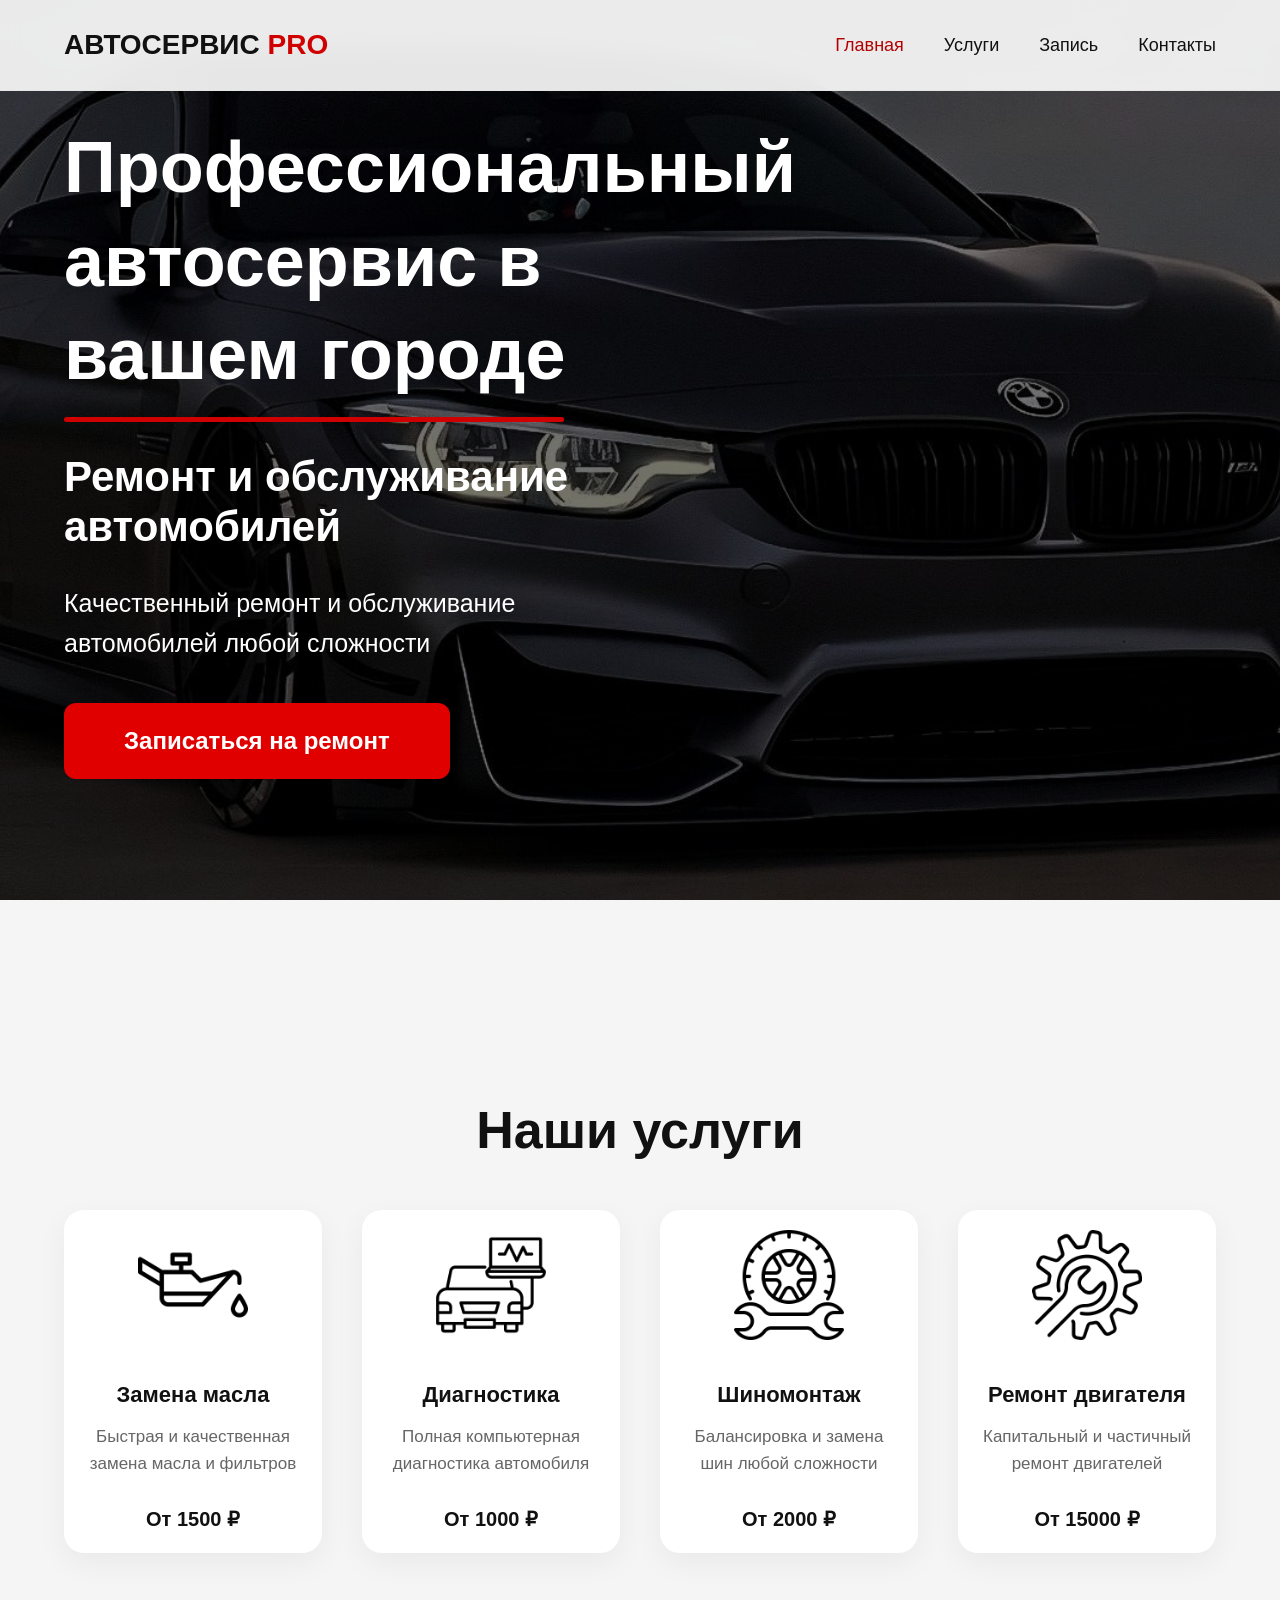
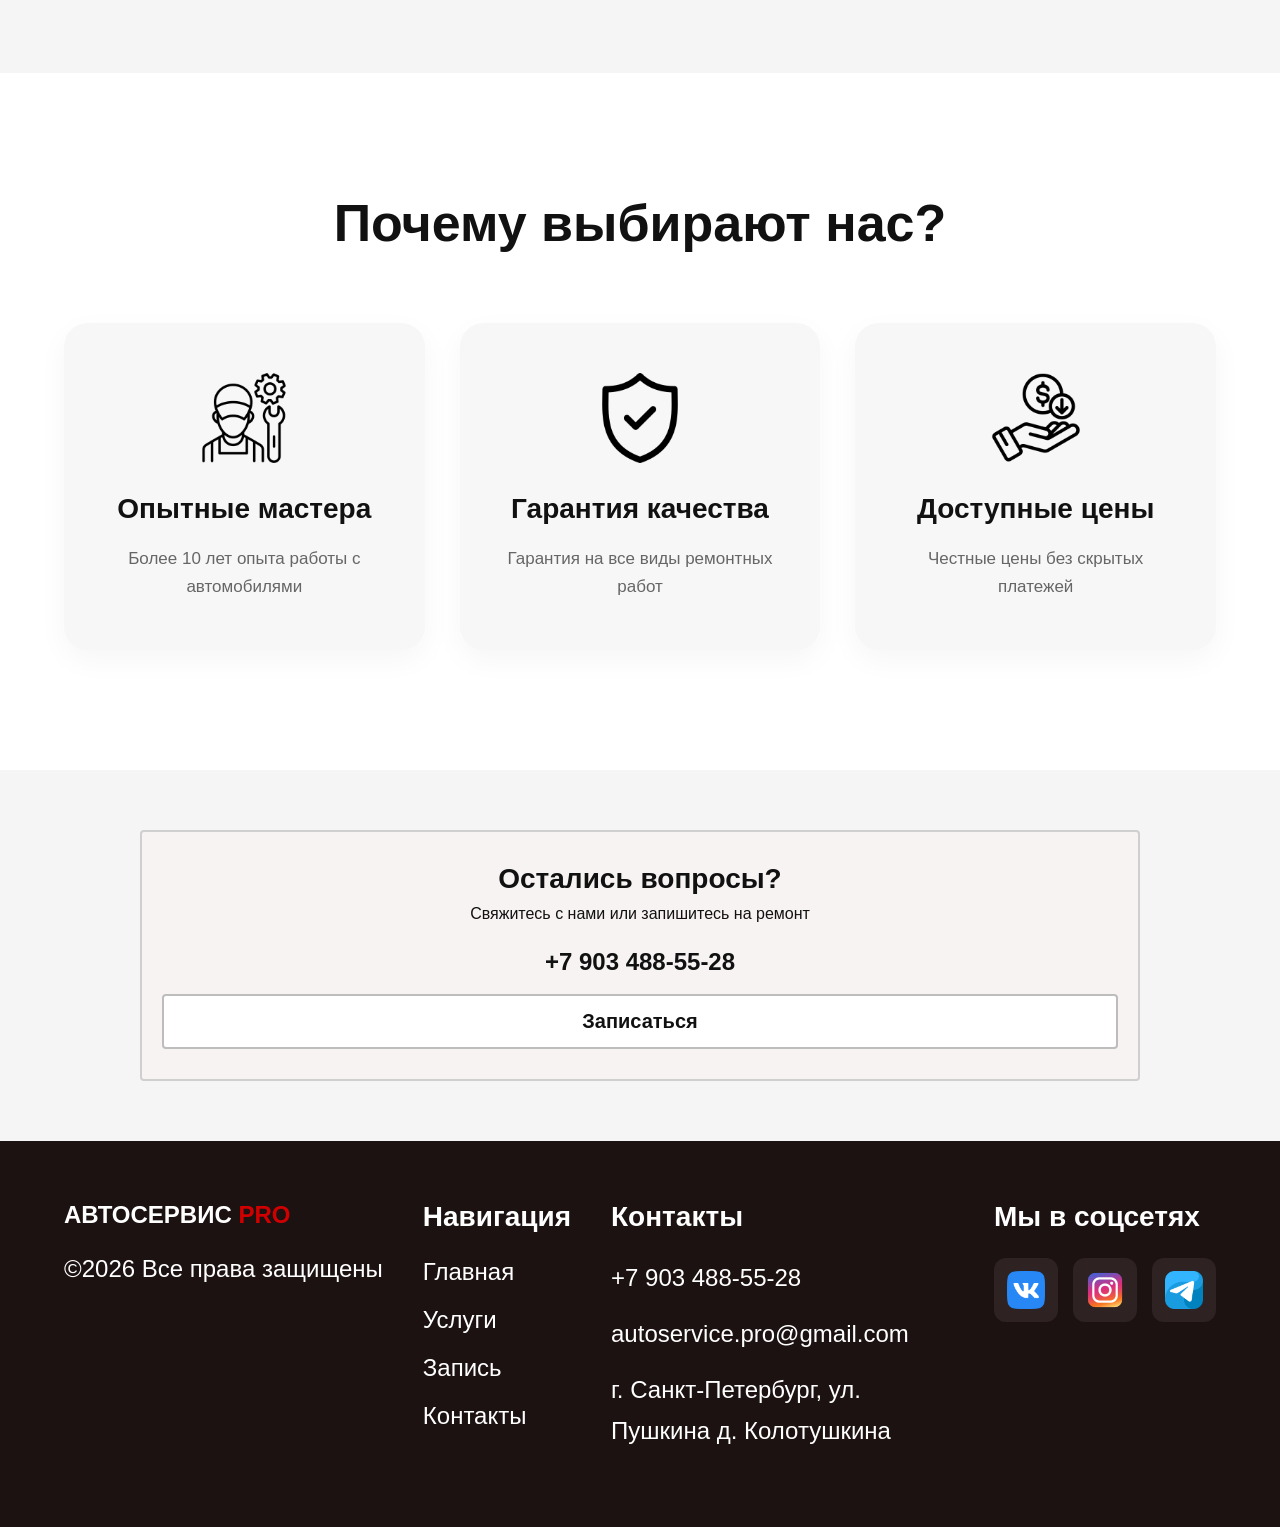
<file: index.html>
<!DOCTYPE html>
<html lang="ru">
<head>
    <meta charset="UTF-8">
    <meta
        name="viewport"
        content="width=device-width, initial-scale=1.0">
    <title>Автосервис PRO</title>
    <link rel="stylesheet" href="css/reset.css">
    <link rel="stylesheet" href="css/style.css">
</head>
<body>
    <header class="header">
        <div class="container header-container">
            <a href="#" class="logo">
			АВТОСЕРВИС <span>PRO</span></a>
			<div class="burger" id="burger">
				<span></span>
				<span></span>
				<span></span>
			</div>
            <nav class="nav">
                <ul class="nav-list">
                    <li>
                        <a href="index.html" class="active">
                            Главная
                        </a>
                    </li>
                    <li>
                        <a href="services.html">
                            Услуги
                        </a>
                    </li>
                    <li>
                        <a href="booking.html">
                            Запись
                        </a>
                    </li>
                    <li>
                        <a href="contacts.html">
                            Контакты
                        </a>
                    </li>
                </ul>
            </nav>
        </div>
    </header>
    <section class="hero">
        <div class="slider">
            <div class="slide active">
                <img
                    src="images/slider/bmw.jpg"
                    alt="car">
            </div>
            <div class="slide">
                <img
                    src="images/slider/mers.jpg"
                    alt="car">
            </div>
            <div class="slide">
                <img
                    src="images/slider/dodje.jpg"
                    alt="car">
            </div>
        </div>
        <div class="overlay">
            <div class="container hero-container">
                <div class="hero-left">
                    <p class="hero-subtitle">
						Профессиональный автосервис в вашем городе</p>
                    <h1>
                        Ремонт и обслуживание автомобилей
                    </h1>
                    <p class="hero-text">
					Качественный ремонт и обслуживание автомобилей любой сложности</p>
                    <a
					href="booking.html"
					class="hero-btn">
					Записаться на ремонт</a>
                </div>
            </div>
        </div>
    </section>
	<section class="services">
    <div class="container">
        <div class="services-top">
            <h2 class="services-subtitle">
                Наши услуги
            </h2>
        </div>
        <div class="services-grid">
            <div class="service-card">
                <img
                    src="images/services/oil.jpg"
                    alt="Замена масла">
                <div class="service-content">
                    <h3>
                        Замена масла
                    </h3>
                    <p>
                        Быстрая и качественная
                        замена масла и фильтров
                    </p>
                    <a
                        href="booking.html?service=Замена масла"
                        class="service-price">
                        От 1500 ₽
                    </a>
                </div>
            </div>
            <div class="service-card">
                <img
                    src="images/services/car-diagnostics.jpg"
                    alt="Диагностика">
                <div class="service-content">
                    <h3>
                        Диагностика
                    </h3>
                    <p>
                        Полная компьютерная
                        диагностика автомобиля
                    </p>
                    <a
                        href="booking.html?service=Диагностика"
                        class="service-price">
                        От 1000 ₽
                    </a>
                </div>
            </div>
            <div class="service-card">
                <img
                    src="images/services/wrench.jpg"
                    alt="Шиномонтаж">
                <div class="service-content">
                    <h3>
                        Шиномонтаж
                    </h3>
                    <p>
                        Балансировка и замена
                        шин любой сложности
                    </p>
                    <a
                        href="booking.html?service=Шиномонтаж"
                        class="service-price"
                    >
                        От 2000 ₽
                    </a>
                </div>
            </div>
			<div class="service-card">
			<img
        src="images/services/repair.jpg"
        alt="Ремонт двигателя">
    <div class="service-content">
        <h3>
            Ремонт двигателя
        </h3>
        <p>
            Капитальный и частичный
            ремонт двигателей
        </p>
        <a
            href="booking.html?service=Ремонт двигателя"
            class="service-price">
            От 15000 ₽
        </a>
    </div>
</div>
        </div>
	</div>
		</section>
			<section class="advantages">
			<div class="container">
        <h2 class="advantages-title">
            Почему выбирают нас?
        </h2>
        <div class="advantages-grid">
            <div class="advantage-card">
                <img
                    src="images/advantages/master.png"
                    alt="Опыт">
                <h3>
                    Опытные мастера
                </h3>
                <p>
                    Более 10 лет опыта
                    работы с автомобилями
                </p>
            </div>
            <div class="advantage-card">
                <img
                    src="images/advantages/guarantee.png"
                    alt="Гарантия">
                <h3>
                    Гарантия качества
                </h3>
                <p>
                    Гарантия на все
                    виды ремонтных работ
                </p>
            </div>
            <div class="advantage-card">
                <img
                    src="images/advantages/price.png"
                    alt="Цена">
                <h3>
                    Доступные цены
                </h3>
                <p>
                    Честные цены
                    без скрытых платежей
                </p>
            </div>
        </div>
    </div>
</section>
		<section class="cta">
			<div class="container cta-container">
				<div class="cta-left">
            <h2>
                Остались вопросы?
            </h2>
            <p>
                Свяжитесь с нами
                или запишитесь на ремонт
            </p>
				</div>
        <div class="cta-right">
		<p class="cta-phone"> +7 903 488-55-28</p>
            <a
                href="booking.html"
                class="cta-btn" >
                Записаться
            </a>
        </div>
    </div>
</section>
<footer class="footer">
    <div class="container footer-container">
        <div class="footer-column">
            <a href="#" class="footer-logo">
                АВТОСЕРВИС <span>PRO</span>
            </a>
            <p class="footer-copy">
                ©2026 Все права защищены
            </p>
        </div>
        <div class="footer-column">
            <h3>
                Навигация
            </h3>
            <a href="index.html">
                Главная
            </a>
            <a href="services.html">
                Услуги
            </a>
            <a href="booking.html">
                Запись
            </a>
            <a href="contacts.html">
                Контакты
            </a>
        </div>
        <div class="footer-column">
            <h3>
                Контакты
            </h3>
            <p>
                +7 903 488-55-28
            </p>
            <p>
                autoservice.pro@gmail.com
            </p>
            <p>
                г. Санкт-Петербург,
                ул. Пушкина д. Колотушкина
            </p>

        </div>
        <div class="footer-column">
            <h3>
                Мы в соцсетях
            </h3>
            <div class="socials">
			<a href="#">
			<img
            src="images/icons/vk.png"
            alt="VK"></a>
			<a href="#">
			<img
            src="images/icons/instagram.png"
            alt="Instagram"> </a>
			<a href="#">
			<img
            src="images/icons/telegram.png"
            alt="Telegram"></a>
			</div>
        </div>
    </div>
</footer>
    <script src="js/main.js"></script>
</body>
</html>
</file>
<file: css/style.css>
html,
body{
    font-family: Arial, sans-serif;
    background: #f5f5f5;
    color: #111;
	overflow-x: hidden;
}
.container{
    width: 90%;
    max-width: 1280px;
	max-width: 100%;
    margin: 0 auto;
}
.header{
    position: fixed;
    width: 100%;
    top: 0;
    left: 0;
    z-index: 1000;
    background: rgba(255,255,255,0.9);
    backdrop-filter: blur(10px);
    border-bottom: 1px solid #e5e5e5;
}
.header-container{
    height: 90px;
    display: flex;
    align-items: center;
    justify-content: space-between;
}
.logo{
    font-size: 28px;
    font-weight: 700;

    color: #111;
}
.logo span{
    color: #d10000;
}
.nav-list{
    display: flex;
    gap: 40px;
}
.nav-list a{
    color: #111;
    font-size: 18px;
    font-weight: 500;
    transition: 0.3s;
}
.nav-list a:hover{
    color: #b30000;
}
.active{
    color: #b30000 !important;
}
.burger{
    display: none;
    width: 30px;
    height: 20px;
    position: relative;
    cursor: pointer;
}
.burger span,
.burger::before,
.burger::after{
    content: '';
    position: absolute;
    width: 100%;
    height: 3px;
    left: 0;
}
.burger span{
    top: 8px;
}
.burger::before{
    top: 0;
}
.burger::after{
    bottom: 0;
}
.hero{
    position: relative;
	height: 100vh;
    min-height: 700px;
	margin-bottom: 80px;
}
.slider{
    width: 100%;
    height: 100%;
    position: relative;
}
.slide{
    position: absolute;
    width: 100%;
    height: 100%;
    opacity: 0;
    transition: opacity 1s ease;
}
.slide.active{
    opacity: 1;
}
.slide img{
    width: 100%;
    height: 100%;
    object-fit: cover;
}
.overlay{
    position: absolute;
    inset: 0;
    background: rgba(0,0,0,0.55);
    display: flex;
    align-items: center;
}
.hero-container{
    display: flex;
    align-items: center;
    justify-content: space-between;
    gap: 50px;
}
.hero-left{
    max-width: 700px;
    color: white;
}
.hero-subtitle{
    position: relative;
    font-size: 72px;
    font-weight: 700;
    color: white;
    margin-bottom: 50px;
    max-width: 700px;
    line-height: 1.3;
}
.hero-subtitle::after{
    content: '';
    position: absolute;
    left: 0;
    bottom: -20px;
    width: 500px;
    height: 5px;
    background: #d10000;
    border-radius: 10px;
}
.hero-left h1{
    font-size: 42px;
    line-height: 1.2;
    margin-bottom: 30px;
}
.hero-text{
    font-size: 25px;
    line-height: 1.6;
    max-width: 550px;
    margin-bottom: 40px;
}
.hero-btn{
    display: inline-block;
    padding: 24px 60px;
    background: #e00000;
    color: white;
    border-radius: 12px;
    font-size: 24px;
    font-weight: 700;
    transition: 0.3s;
}
.hero-btn:hover{
    transform: translateY(-5px);
    background: #ff734f;
}
.services{
    padding: 120px 0;
    background: #f5f5f5;
}
.services-top{
	text-align: center;
    margin-bottom: 50px;
}
.services-subtitle{
    color: #111;
    font-size: 52px;
    font-weight: 700;
}
.services-grid{
    display: grid;
    grid-template-columns: repeat(4, 1fr);
    gap: 40px;
}
.service-card{
    background: white;
    border-radius: 20px;
    overflow: hidden;
    transition: 0.4s;
    cursor: pointer;
    box-shadow: 0 10px 30px rgba(0,0,0,0.05);
}
.service-card:hover{
    transform: translateY(-15px);
    box-shadow: 0 20px 50px rgba(0,0,0,0.12);
}
.service-card img{
    width: 100%;
    height: 150px;
    object-fit: contain;
    padding: 20px;
}
.service-content{
    padding: 22px;
    text-align: center;
}
.service-content h3{
    font-size: 22px;
    margin-bottom: 15px;
}
.service-content p{
    font-size: 17px;
    line-height: 1.6;
    color: #666;
    margin-bottom: 30px;
}
.service-price{
    font-size: 20px;
    font-weight: 700;
    color: #111;
    transition: 0.3s;
}
.service-price:hover{
    color: #d10000;
}
.advantages{
    padding: 120px 0;
    background: white;
}
.advantages-title{
    text-align: center;
    font-size: 52px;
    font-weight: 700;
    margin-bottom: 70px;
}
.advantages-grid{
    display: grid;
    grid-template-columns: repeat(3, 1fr);
    gap: 35px;
}
.advantage-card{
    background: #f7f7f7;
    border-radius: 24px;
    padding: 50px 35px;
    text-align: center;
    transition: 0.4s;
    box-shadow: 0 10px 30px rgba(0,0,0,0.04);
}
.advantage-card:hover{
    transform: translateY(-10px);
    box-shadow: 0 20px 40px rgba(0,0,0,0.08);
}
.advantage-card img{
    width: 90px;
    height: 90px;
    object-fit: contain;
    margin: 0 auto 30px;
}
.advantage-card h3{
    font-size: 28px;
    margin-bottom: 20px;
}
.advantage-card p{
    font-size: 17px;
    color: #666;
    line-height: 1.6;
}
.cta{
    padding: 80px 0;
    background: #f5f5f5;
}
.cta-container{
    max-width: 1000px;
    background: #f8f3f3;
    border: 2px solid #cfcfcf;
    padding: 35px 45px;
    border-radius: 4px;
    display: flex;
    align-items: center;
    justify-content: space-between;
}
.cta-left h2{
    font-size: 32px;
    margin-bottom: 10px;
}
.cta-left p{
    font-size: 20px;
}
.cta-right{
    display: flex;
    align-items: center;
    gap: 35px;
}
.cta-phone{
    color: #111;
    font-size: 28px;
    font-weight: 700;
}
.cta-btn{
    padding: 14px 30px;
    border: 2px solid #bdbdbd;
    border-radius: 4px;
    background: white;
    color: #111;
    font-size: 20px;
    font-weight: 700;
    transition: 0.3s;
}
.cta-btn:hover{
    background: #d10000;
    color: white;
    border-color: #d10000;
}
.footer{
    background: #1d1212;
    padding: 60px 0;
    color: white;
}
.footer-container{
    display: flex;
    justify-content: space-between;
	align-items: flex-start;
    gap: 40px;
}
.footer-logo{
    font-size: 38px;
    font-weight: 700;
    color: white;
    display: inline-block;
    margin-bottom: 20px;
}
.footer-logo span{
    color: #d10000;
}
.footer-copy{
    color: white;
    font-size: 22px;
    line-height: 1.6;
	white-space: nowrap;
}
.footer-column{
	align-items: center;
}
.footer-column h3{
    font-size: 28px;
    margin-bottom: 25px;
}
.footer-column a{
    display: block;
    color: white;
    margin-bottom: 20px;
font-size: 24px;
}
.footer-column a:hover{
    color: #d10000;
}
.footer-column p{
    font-size: 24px;
    line-height: 1.7;
    margin-bottom: 15px;
}
.socials{
	justify-content: center;
    gap: 18px;
    display: flex;
    gap: 15px;
}
.socials a{
    width: 64px;
    height: 64px;
    border-radius: 12px;
    background: #2e2222;
    display: flex;
    align-items: center;
    justify-content: center;
    transition: 0.3s;
}
.socials a:hover{
    background: #d10000;
    transform: translateY(-3px);
}
.socials img{
    width: 38px;
    height: 38px;
    object-fit: contain;
}
.services-page{
    padding-top: 140px;
    padding-bottom: 100px;
    background: #dcdcdc;
}
.services-page-top{
    margin-bottom: 45px;
}
.services-page-top h1{
    font-size: 56px;
    margin-bottom: 15px;
}
.services-page-top p{
    font-size: 24px;
    line-height: 1.4;
    max-width: 700px;
}
.services-list{
    display: flex;
    flex-direction: column;
    gap: 28px;
}
.service-line{
    background: #f5f5f5;
	color: #111;
	text-decoration: none;
    border-radius: 6px;
    padding: 22px 28px;
	min-height: 150px;
    display: flex;
    align-items: center;
    gap: 30px;
    transition: 0.3s;
}
.service-line:hover{
    transform: translateY(-4px);
    box-shadow: 0 10px 25px rgba(0,0,0,0.08);
}
.service-line img{
    width: 220px;
    height: 130px;
    object-fit: cover;
    border-radius: 4px;
}
.service-line-content{
    flex: 1;
}
.service-line-content h3{
    font-size: 34px;
    margin-bottom: 12px;
}
.service-line-content p{
    font-size: 22px;
    line-height: 1.4;
}
.service-line span{
    color: #d10000;
    font-size: 28px;
    font-weight: 700;
    white-space: nowrap;
}
.booking{
    padding-top: 120px;
    padding-bottom: 100px;
    background: #dcdcdc;
}
.booking-top{
    margin-bottom: 50px;
}
.booking-top h1{
    font-size: 56px;
    margin-bottom: 15px;
}
.booking-top p{
    font-size: 24px;
    line-height: 1.5;
    max-width: 700px;
}
.booking-wrapper{
    display: flex;
    justify-content: center;
}
.booking-form{
    width: 100%;
    max-width: 700px;
    background: #f5f5f5;
    padding: 50px;
    border-radius: 8px;
}
.form-group{
    margin-bottom: 30px;
}
.form-group label{
    display: block;
    margin-bottom: 12px;
    font-size: 22px;
    font-weight: 700;
}
.booking-form input,
.booking-form select,
.booking-form textarea{
    width: 100%;
    padding: 22px;
    border: 2px solid #c9c9c9;
    border-radius: 4px;
    font-size: 20px;
    background: white;
}
.booking-form textarea{
    resize: none;
    height: 140px;
}
.booking-form button{
    width: 100%;
    padding: 18px;
    background: #d10000;
    color: white;
    border: none;
    border-radius: 6px;
    font-size: 18px;
    font-weight: 700;
    cursor: pointer;
    transition: 0.3s;
}
.booking-form button:hover{
    background: #ff1d1d;
}
.select-wrapper{
    position: relative;
}
.select-wrapper::after{
    content: "⌄";
    position: absolute;
    right: 25px;
    top: 50%;
    transform: translateY(-50%);
    font-size: 24px;
    pointer-events: none;
    color: #111;
}
.select-wrapper select{
    appearance: none;
    -webkit-appearance: none;
    -moz-appearance: none;
    padding-right: 70px;
}
.form-group label span {
	color: #d10000;
}
.popup{
    position: fixed;
    inset: 0;
    background: rgba(0,0,0,0.45);
    display: flex;
    align-items: center;
    justify-content: center;
    opacity: 0;
    visibility: hidden;
    transition: 0.3s;
    z-index: 1000;
}
.popup.active{
    opacity: 1;
    visibility: visible;
}
.popup-content{
    width: 420px;
    background: #f5f5f5;
    padding: 40px;
    border-radius: 4px;
    text-align: center;
}
.popup-content h2{
    font-size: 34px;
    color: #111;
    margin-bottom: 18px;
}
.popup-content p{
    font-size: 20px;
    color: #111;
    line-height: 1.5;
    margin-bottom: 30px;
}
.popup-content button{

    padding: 14px 30px;
    background: #d10000;
    color: white;
    border: none;
    border-radius: 4px;
    font-size: 18px;
    font-weight: 700;
    cursor: pointer;
    transition: 0.3s;
}
.popup-content button:hover{
    background: #b50000;
}
.contacts-page{
    padding-top: 110px;
    padding-bottom: 100px;
    background: #dcdcdc;
}
.contacts-top{
    margin-bottom: 50px;
}
.contacts-top h1{
    font-size: 56px;
    margin-bottom: 15px;
}
.contacts-top p{
    font-size: 28px;
}
.contacts-content{
    display: flex;
    justify-content: space-between;
    gap: 60px;
    margin-bottom: 70px;
}
.contacts-info{
    display: flex;
    flex-direction: column;
    gap: 40px;
}
.contact-item{
    display: flex;
    align-items: flex-start;
    gap: 20px;
}
.contact-item img{
    width: 48px;
    flex-shrink: 0;
    margin-top: 3px;
}
.contact-item h3{
    font-size: 28px;
    margin-bottom: 10px;
}
.contact-item p{
    font-size: 22px;
    line-height: 1.5;
}
.contacts-map{
    width: 750px;
    height: 500px;
    background: #f5f5f5;
    border-radius: 8px;
    display: flex;
    align-items: center;
    justify-content: center;
	margin-left: -120px;
}
.contacts-map img{
    width: 70px;
}
.contacts-form-wrapper{
    display: flex;
    justify-content: center;
}
.contacts-form{
    width: 100%;
    max-width: 900px;
    background: #f5f5f5;
    padding: 55px 60px;
    border-radius: 8px;
}
.contacts-form h2{
    font-size: 36px;
    margin-bottom: 35px;
}
.contacts-form button{
    width: 100%;
    padding: 20px;
    border: none;
    background: #d10000;
    color: white;
    font-size: 22px;
    font-weight: 700;
    border-radius: 6px;
    cursor: pointer;
    transition: 0.3s;
}
.contacts-form button:hover{
    background: #b50000;
}
.contacts-form input,
.contacts-form textarea{
    width: 100%;
    padding: 18px;
    border: 2px solid #cfcfcf;
    border-radius: 4px;
    font-size: 18px;
    background: white;
}
.contacts-form textarea{
    height: 160px;
    resize: none;
}
.contacts-map iframe{
    width: 100%;
    height: 100%;
    border: none;
    border-radius: 8px;
}
@media(max-width: 992px){
    .container{
	width: 92%;
    margin: 0 auto;
    }
    .hero{
        height: auto;
        padding: 140px 0 90px;
    }
    .hero-content h1{
        font-size: 52px;
    }
    .services-grid{
        grid-template-columns: repeat(2, 1fr);
    }
    .contacts-content{
        flex-direction: column;
    }
    .contacts-map{
        width: 100%;
    }
}
@media(max-width: 768px){
    .header-container{
        flex-direction: column;
        gap: 20px;
    }
    .nav-list{
        flex-wrap: wrap;
        justify-content: center;
        gap: 18px;
    }
	.nav-list a{
		color: #111;
	}
    .hero{
		min-height: 500px;
		display: none;
		align-items: center;
    }
	.overlay {
		display: none;
	}
	.slider {
		display: none;
	}
    .hero-content{
        text-align: center;
		width: 100%;
    }
    .hero-content h1{
        font-size: 32px;
		line-height: 1.1;
    }
    .hero-content p{
        font-size: 18px;
    }
    .hero-btn{
        width: 100%;
        justify-content: center;
    }
	.hero-subtitle{

    font-size: 22px;

    line-height: 1.3;
}
    .services-grid{
        grid-template-columns: 1fr;
    }
    .service-line{
        flex-direction: column;
        align-items: flex-start;
        padding: 20px;
    }
    .service-line img{
        width: 100%;
        height: 220px;
    }
    .services-page-top h1,
    .booking-top h1,
    .contacts-top h1{
        font-size: 42px;
    }
    .services-page-top p,
    .booking-top p,
    .contacts-top p{
        font-size: 18px;
    }
    .booking-form,
    .contacts-form{
        padding: 30px 20px;
    }
    .contacts-map{
        height: 320px;
		margin-left: 0;
    }
    .footer-container{
        flex-direction: column;
        text-align: center;
    }
    .socials{
        justify-content: center;
    }
	.slider{
    display: none;
	}
	.hero .container{
    width: 92%;
}
.advantages{
    padding: 70px 0;
}

.advantages-title{
    font-size: 34px;
    margin-bottom: 40px;
    line-height: 1.2;
}

.advantages-grid{
    grid-template-columns: 1fr;
    gap: 20px;
}

.advantage-card{
    padding: 30px 20px;
}

.advantage-card h3{
    font-size: 22px;
}

.advantage-card p{
    font-size: 16px;
    line-height: 1.5;
}
.contacts-page {
	padding-top: 30px;
}
}
@media(max-width: 480px){
    .logo{
        font-size: 22px;
    }
    .hero-content h1{
        font-size: 30px;
    }
    .hero-content p{
        font-size: 16px;
    }
    .hero-btn{
        width: 100%;
    }
    .services-top h2,
    .services-page-top h1,
    .booking-top h1,
    .contacts-top h1{
        font-size: 34px;
    }
    .service-line-content h3{
        font-size: 24px;
    }
    .service-line-content p,
    .contact-item p{
        font-size: 16px;
    }
    .service-line span{
        font-size: 20px;
    }
    .contacts-map{
        height: 260px;
    }
}
.burger{
    display: none;
    flex-direction: column;
    gap: 6px;
    cursor: pointer;
}
.burger span{
    width: 30px;
    height: 3px;
    background: №111;
    border-radius: 3px;
}
.burger span,
.burger::before,
.burger::after {
	background: #111;
}
@media(max-width: 768px){
    .header{
        position: relative;
    }
    .header-container{
        flex-direction: row;
        justify-content: space-between;
        align-items: center;
    }
    .burger{
        display: flex;
    }
.nav{
    display: none;
    position: absolute;
    top: 100%;
    left: 0;
    width: 100%;
    background: black;
    padding: 25px 0;
    z-index: 1000;
}
.nav.active .nav-list a{
    color: white !important;
}
    .nav.active{
        display: block;
    }
    .nav-list{
        flex-direction: column;
        align-items: center;
        gap: 25px;
    }
    .footer-container{
        display: flex;
        flex-direction: column;
        align-items: center;
        text-align: center;
        gap: 35px;
    }
    .footer-column{
        align-items: center;
    }
    .socials{
        justify-content: center;
    }
}
.cta{
    padding: 60px 0;
}
.cta-container{
    flex-direction: column;
    gap: 25px;
    text-align: center;
    padding: 30px 20px;
}
.cta-left h2{
    font-size: 28px;
    line-height: 1.2;
}
.cta-left p{
    font-size: 16px;
}
.cta-right{
    flex-direction: column;
    gap: 18px;
    width: 100%;
}
.cta-phone{
    font-size: 24px;
}
.cta-btn{
    width: 100%;
}
</file>
